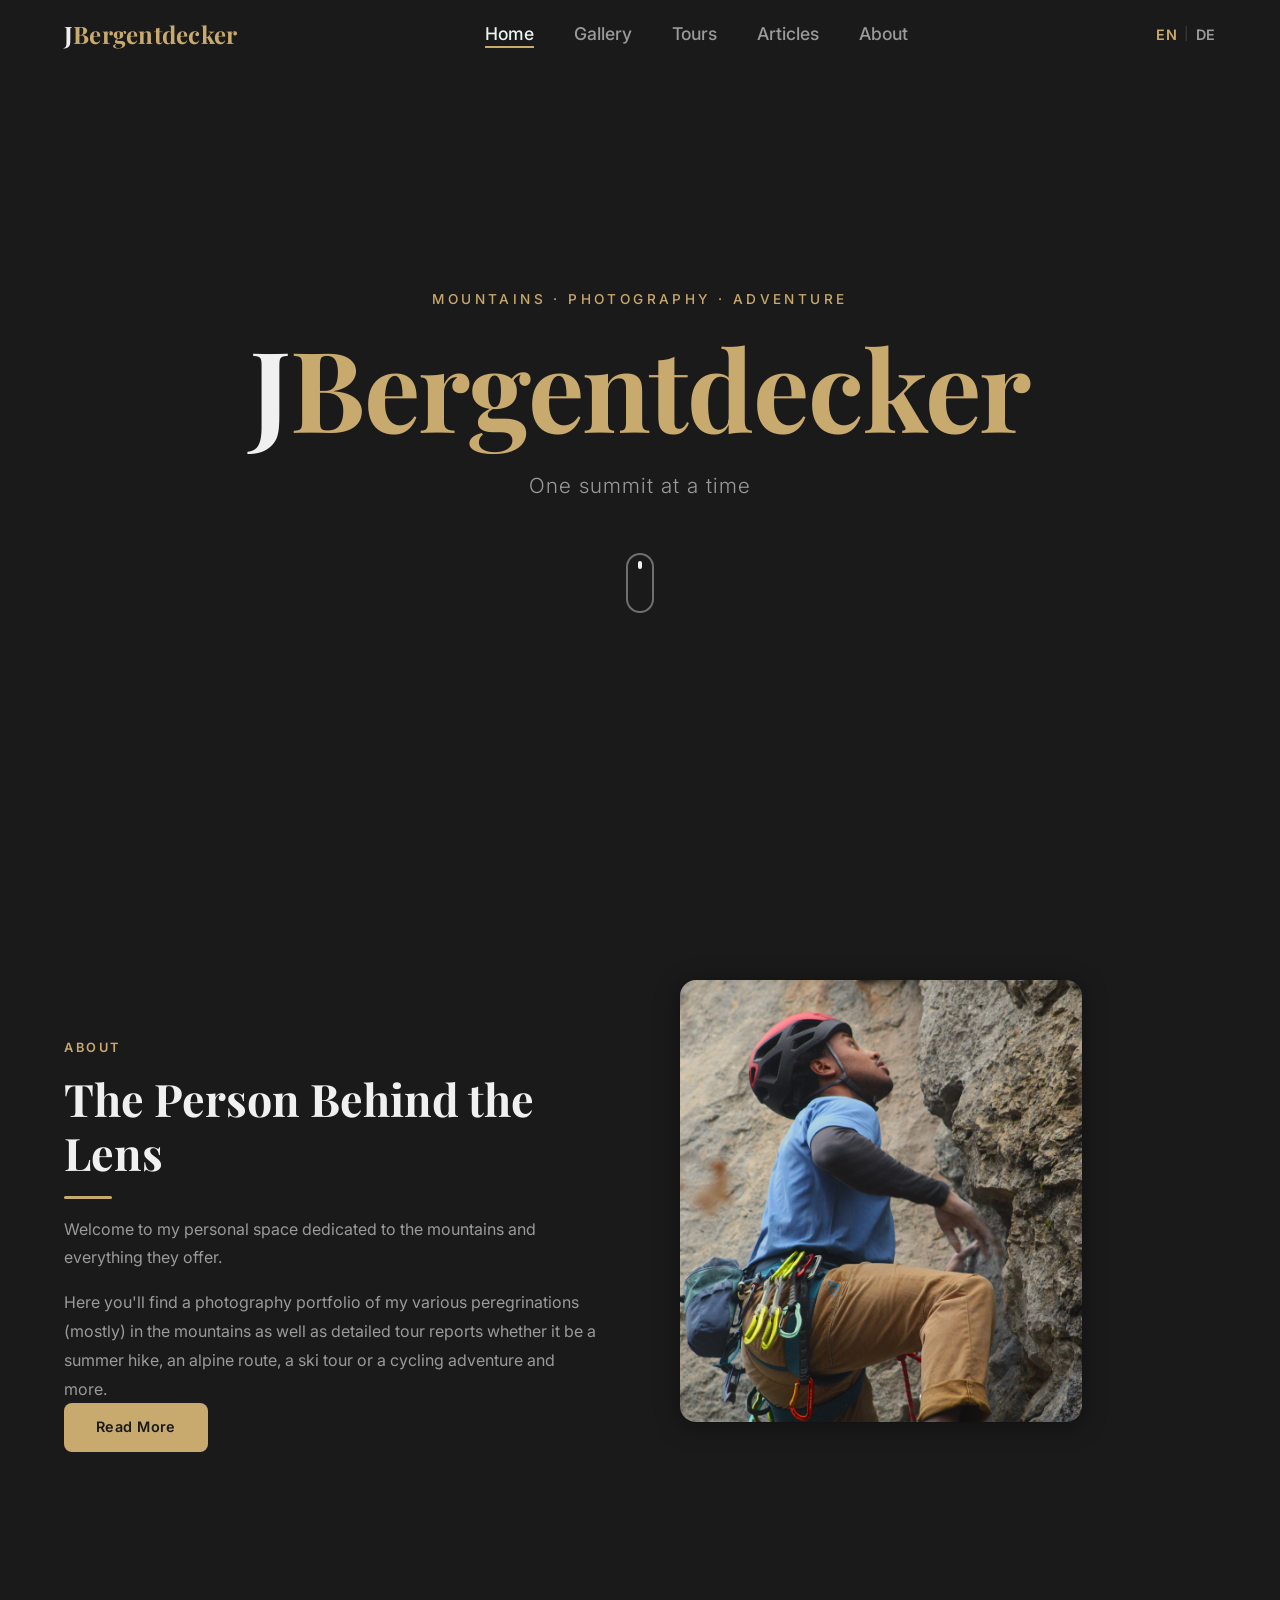
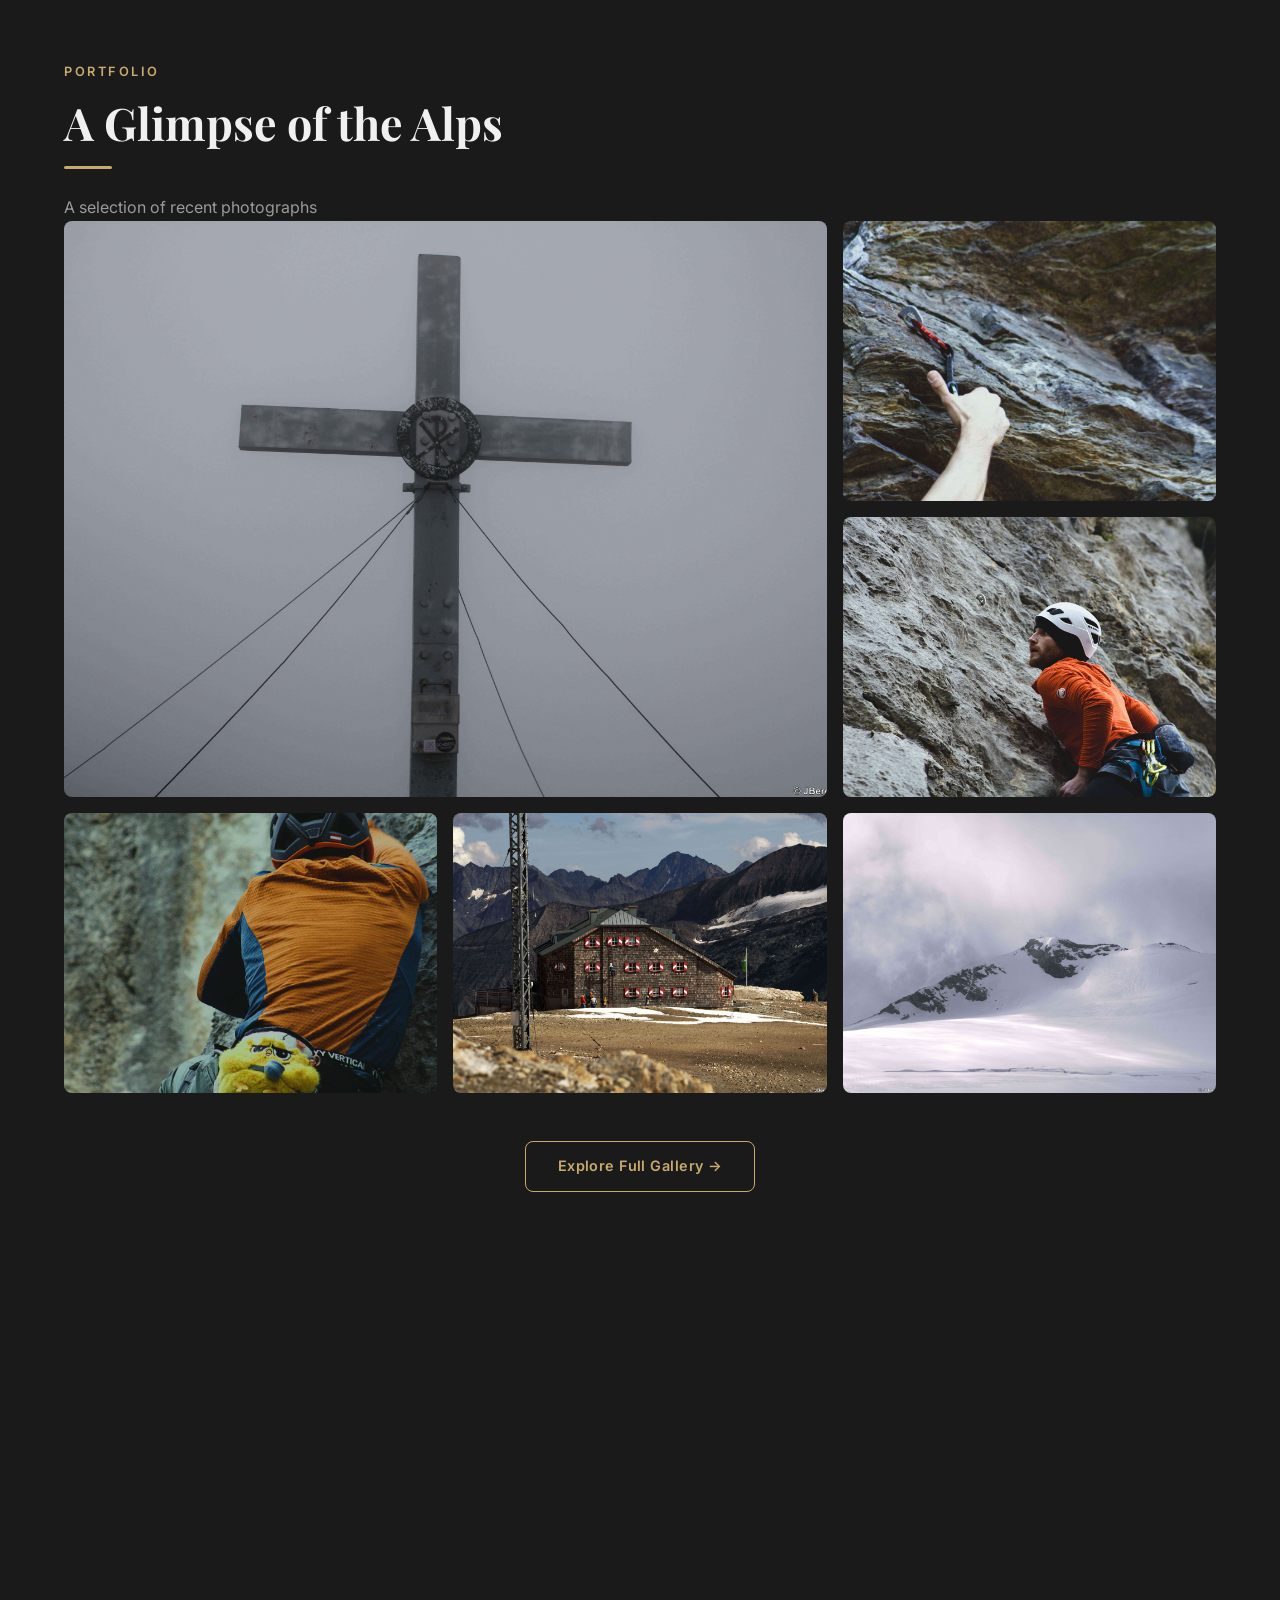
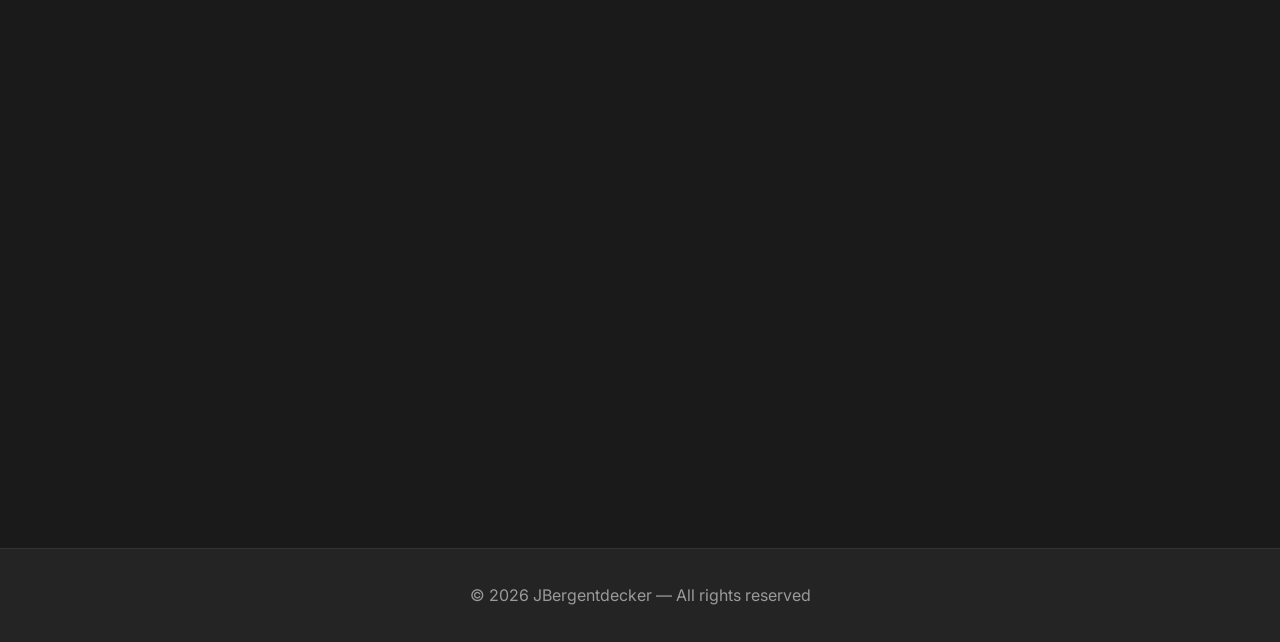
<file: index.html>
<!DOCTYPE html>
<html lang="en">

<head>
    <meta charset="UTF-8" />
    <meta name="viewport" content="width=device-width, initial-scale=1.0" />
    <meta name="description" content="JBergentdecker — Mountain photography portfolio and alpine tour reports" />
    <meta name="i18n-namespaces" content="ui,home,tours" />
    <meta name="locales-path" content="assets/locales" />
    <meta name="components-path" content="assets/components" />

    <link rel="icon" type="image/x-icon" href="/favicon.ico">

    <title>JBergentdecker</title>

    <!-- Fonts -->
    <link rel="preconnect" href="https://fonts.googleapis.com" />
    <link rel="preconnect" href="https://fonts.gstatic.com" crossorigin />
    <link
        href="https://fonts.googleapis.com/css2?family=Inter:wght@300;400;500;600&family=Playfair+Display:wght@400;600;700&display=swap"
        rel="stylesheet" />

    <!-- CSS -->
    <link rel="stylesheet" href="assets/css/style.css" />
    <link rel="stylesheet" href="assets/css/index.css" />
    <link rel="stylesheet" href="tours/css/tours.css" />
</head>

<body>

    <!-- NAVBAR -->
    <div id="navbar-placeholder"></div>

    <!-- ========== HERO ========== -->
    <section class="hero" id="hero">
        <div class="hero__bg">
            <!-- To be replace with a logo  -->
            <!-- <img src="assets/images/placeholder-hero.jpg" alt="Mountain landscape" id="heroImg" />
            <div class="hero__overlay"></div> -->
        </div>
        <div class="hero__content">
            <p class="hero__eyebrow" data-i18n="hero.eyebrow">Mountains · Photography · Adventure</p>
            <h1 class="hero__title">J<span>Bergentdecker</span></h1>
            <p class="hero__subtitle" data-i18n="hero.subtitle">
                Capturing the alpine world — one summit at a time
            </p>
            <a href="#about" class="hero__scroll" aria-label="Scroll down">
                <span></span>
            </a>
        </div>
    </section>

    <!-- ========== ABOUT ========== -->
    <section class="section about" id="about">
        <div class="container">
            <div class="about__grid">

                <div class="about__text">
                    <p class="about__label" data-i18n="about.label">About</p>
                    <h2 data-i18n="about.title">The Person Behind the Lens</h2>
                    <div class="divider" style="margin: 1rem 0;"></div>
                    <p data-i18n="about.p1">
                        Welcome to JBergentdecker — a personal space dedicated to the mountains
                        and everything they offer. Whether it's a summer hiking trail,
                        a technical alpine route, or a winter ski tour, each outing is
                        a story worth telling.
                    </p>
                    <p style="margin-top: 1rem;" data-i18n="about.p2">
                        Here you'll find a photography portfolio from my adventures across
                        the Alps and beyond, alongside detailed tour reports with maps,
                        stats and honest notes for fellow mountain enthusiasts.
                    </p>
                    <a href="pages/about.html" class="btn" data-i18n="about.readMore">Read More About Me</a>

                    <!-- Maybe add some stats regarding the number of photos, tours, etc. -->
                    <!--- <div class="about__stats">
                        <div class="about__stat">
                            <span class="about__stat-number">200</span>
                            <span class="about__stat-label" data-i18n="about.stat1">Photos</span>
                        </div>
                        <div class="about__stat">
                            <span class="about__stat-number">7</span>
                            <span class="about__stat-label" data-i18n="about.stat3">Tours</span>
                        </div>
                    </div> -->
                </div>

                <div class="about__images">
                    <div class="about__img-main">
                        <img src="assets/images/profile_1.JPG" alt="Profile picture" />
                    </div>
                </div>

            </div>
        </div>
    </section>

    <!-- ========== SHOWCASE GALLERY TEASER ========== -->
    <section class="section showcase" id="showcase">
        <div class="container">
            <div class="section-title">
                <p class="about__label" data-i18n="showcase.label">Portfolio</p>
                <h2 data-i18n="showcase.title">A Glimpse of the Alps</h2>
                <div class="divider"></div>
                <p data-i18n="showcase.subtitle">A selection of recent photographs</p>
            </div>

        <div class="showcase__grid">
            <!-- populated by showcase.js -->
        </div>

        <div class="section-cta">
            <a href="gallery/gallery.html" class="btn btn-outline" data-i18n="showcase.cta">
                Explore Full Gallery →
            </a>
        </div>

    </section>

    <!-- ========== FEATURED TOURS ========== -->
    <section class="section featured-tours" id="featured-tours">
        <div class="container">
            <div class="section-title">
                <p class="about__label" data-i18n="toursteaser.label">Adventures</p>
                <h2 data-i18n="toursteaser.title">Recent Tours</h2>
                <div class="divider"></div>
                <p data-i18n="toursteaser.subtitle">A selection of recent adventures</p>
            </div>

            <div class="tours-grid" id="featured-tours-grid">
                <!-- populated by featured-tours.js -->
            </div>

            <div class="section-cta">
                <a href="tours/tours.html" class="btn btn-outline" data-i18n="toursteaser.cta">
                    See All Tours →
                </a>
            </div>
        </div>
    </section>



    <!-- ========== FOOTER ========== -->
    <div id="footer-placeholder"></div>



    <!-- ========== SCRIPTS ========== -->
    <script src="assets/js/showcase.js"></script>
    <script src="assets/js/featured_tours.js"></script>
    <script src="assets/js/i18n.js"></script>
    <script src="assets/js/main.js"></script>

    <script src="/assets/js/footer.js"></script>
    <script src="assets/js/navbar.js"></script>

</body>

</html>
</file>
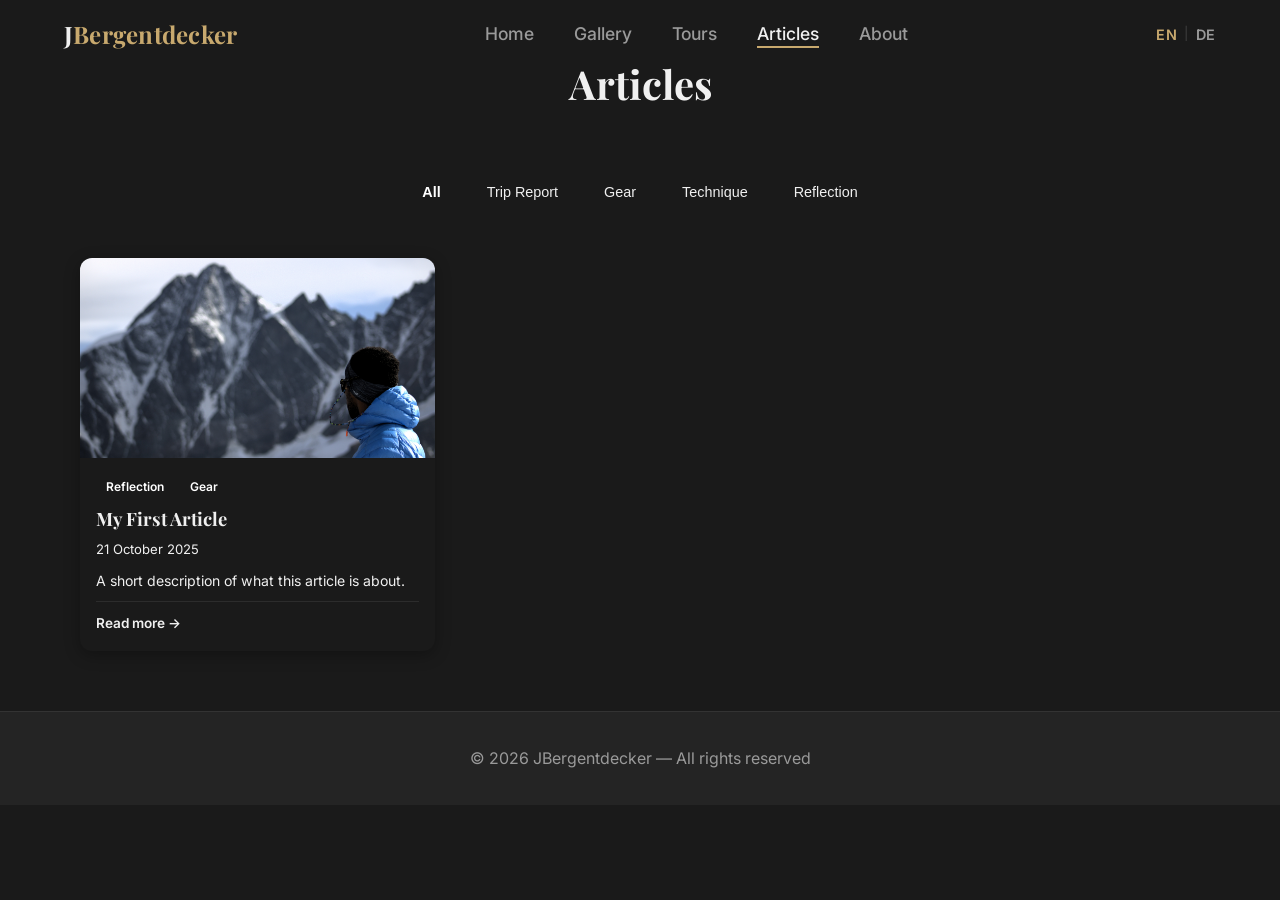
<file: articles/articles.html>
<!DOCTYPE html>
<html lang="en">

<head>
    <meta charset="UTF-8" />
    <meta name="viewport" content="width=device-width, initial-scale=1.0" />
    <meta name="i18n-namespaces" content="ui,articles" />
    <meta name="locales-path" content="../assets/locales" />
    <meta name="components-path" content="../assets/components" />

    <title>Articles</title>
    <link rel="stylesheet" href="../assets/css/style.css" />
    <link rel="stylesheet" href="css/articles.css" />
</head>

<body>

    <!-- Navigation (injected by navbar.js) -->
    <div id="navbar-placeholder"></div>

    <!-- Header -->
    <header class="articles-header">
        <h1 data-i18n="articles:header.title">Articles</h1>
    </header>

    <!-- Filter bar -->
    <section class="articles-filters">
        <button class="filter-btn active" data-filter="all">All</button>
        <button class="filter-btn" data-filter="trip-report">Trip Report</button>
        <button class="filter-btn" data-filter="gear">Gear</button>
        <button class="filter-btn" data-filter="technique">Technique</button>
        <button class="filter-btn" data-filter="reflection">Reflection</button>
    </section>

    <!-- Article cards (injected by articles.js) -->
    <main class="articles-grid" id="articles-grid"></main>

    <!-- Footer (injected by footer.js) -->
    <div id="footer-placeholder"></div>

    <script src="../assets/js/i18n.js"></script>
    <script src="../assets/js/main.js"></script>
    <script src="../assets/js/footer.js"></script>
    <script src="../assets/js/navbar.js"></script>
    <script src="js/articles.js"></script>

</body>

</html>
</file>
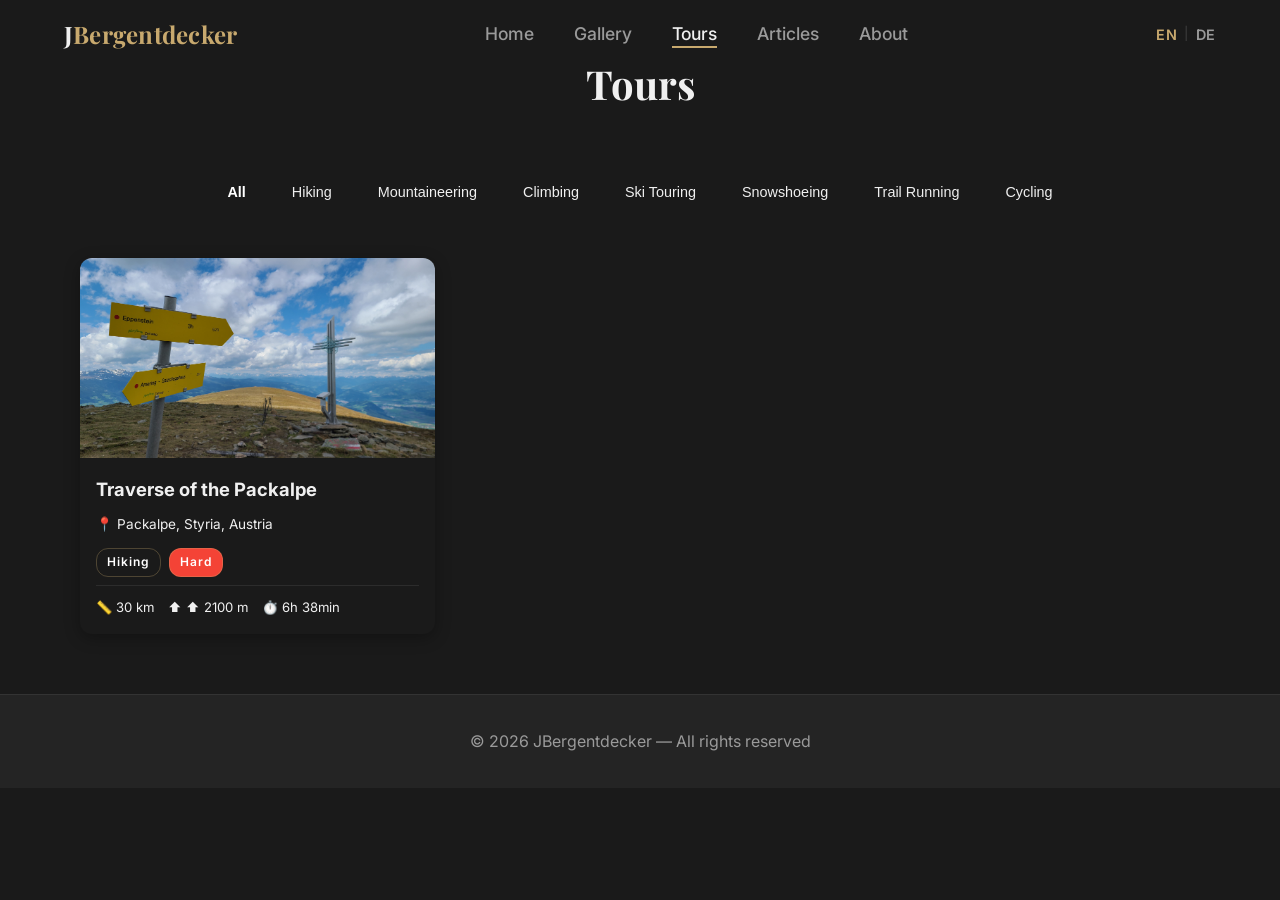
<file: tours/tours.html>
<!DOCTYPE html>
<html lang="en">

<head>
    <meta charset="UTF-8" />
    <meta name="viewport" content="width=device-width, initial-scale=1.0" />
    <meta name="i18n-namespaces" content="ui,tours" />
    <meta name="locales-path" content="../assets/locales" />
    <meta name="components-path" content="../assets/components" />

    
    <title>Tours</title>
    <link rel="stylesheet" href="../assets/css/style.css" />
    <link rel="stylesheet" href="css/tours.css" />
</head>

<body>

    <!-- ── Navigation (injected by navbar.js) ── -->
    <div id="navbar-placeholder"></div>

    <!-- Header -->
    <header class="tours-header">
        <h1 data-i18n="tours:header.title">Tours</h1>
        <!--<p data-i18n="tours:header.subtitle">Tours that I've done</p>-->
    </header>

    <!-- Filter bar -->
    <section class="tours-filters">
        <button class="filter-btn active" data-filter="all" data-i18n="tours:filters.all">All</button>
        <button class="filter-btn" data-filter="hiking" data-i18n="tours:filters.hiking">Hiking</button>
        <button class="filter-btn" data-filter="mountaineering"
            data-i18n="tours:filters.mountaineering">Mountaineering</button>
        <button class="filter-btn" data-filter="climbing" data-i18n="tours:filters.climbing">Climbing</button>
        <button class="filter-btn" data-filter="skitouring" data-i18n="tours:filters.skitouring">Ski Touring</button>
        <button class="filter-btn" data-filter="snowshoeing" data-i18n="tours:filters.snowshoeing">Snowshoeing</button>
        <button class="filter-btn" data-filter="trailrunning" data-i18n="tours:filters.trailrunning">Trail Running</button>
        <button class="filter-btn" data-filter="cycling" data-i18n="tours:filters.cycling">Cycling</button>
    </section>

    <!-- ── Tour cards (injected by tours.js) ── -->
    <main class="tours-grid" id="tours-grid"></main>

    <!-- ── Footer (injected by footer.js) ── -->
    <div id="footer-placeholder"></div>

    <script src="../assets/js/i18n.js"></script>
    <script src="../assets/js/main.js"></script>
    <script src="js/tours.js"></script>
    <script src="../assets/js/footer.js"></script>
    <script src="../assets/js/navbar.js"></script>

</body>

</html>
</file>
<file: assets/css/style.css>
/* ============================================
   style.css — JBergentdecker
   ============================================ */

/* ---------- Google Fonts ---------- */
@import url('https://fonts.googleapis.com/css2?family=Inter:wght@300;400;500;600&family=Playfair+Display:wght@400;600;700&display=swap');

/* ---------- Design Tokens ---------- */
:root {
    --bg: #1a1a1a;
    --surface: #242424;
    --surface-raised: #2e2e2e;
    --accent: #c8a96e;
    --accent-hover: #d9be8a;
    --text-primary: #f0f0f0;
    --text-secondary: #9a9a9a;
    --border: #333333;
    --radius: 8px;
    --radius-lg: 16px;
    --shadow: 0 4px 24px rgba(0, 0, 0, 0.4);
    --transition: 0.3s ease;
    --font-sans: 'Inter', sans-serif;
    --font-serif: 'Playfair Display', serif;
    --navbar-h: 68px;
}

/* ---------- Reset ---------- */
*,
*::before,
*::after {
    box-sizing: border-box;
    margin: 0;
    padding: 0;
}

html {
    scroll-behavior: smooth;
    font-size: 16px;
}

body {
    background-color: var(--bg);
    color: var(--text-primary);
    font-family: var(--font-sans);
    font-weight: 400;
    line-height: 1.7;
    -webkit-font-smoothing: antialiased;
}

img {
    display: block;
    max-width: 100%;
    height: auto;
}

a {
    color: inherit;
    text-decoration: none;
}

ul {
    list-style: none;
}

/* ---------- Typography ---------- */
h1,
h2,
h3,
h4 {
    font-family: var(--font-serif);
    font-weight: 700;
    line-height: 1.2;
    color: var(--text-primary);
}

h1 {
    font-size: clamp(2.2rem, 5vw, 4rem);
}

h2 {
    font-size: clamp(1.8rem, 3.5vw, 2.8rem);
}

h3 {
    font-size: clamp(1.3rem, 2.5vw, 1.8rem);
}

h4 {
    font-size: clamp(1rem, 2vw, 1.3rem);
}

p {
    color: var(--text-secondary);
    line-height: 1.8;
}

/* ---------- Utility ---------- */
.container {
    width: 100%;
    max-width: 1200px;
    margin: 0 auto;
    padding: 0 1.5rem;
}

.section {
    padding: 5rem 0;
}

.section-label {
    display: inline-block;
    font-size: 0.75rem;
    font-weight: 600;
    letter-spacing: 0.15em;
    text-transform: uppercase;
    color: var(--accent);
    margin-bottom: 0.75rem;
}

.section-header {
    max-width: 600px;
    margin-bottom: 3rem;
}

.section-header p {
    margin-top: 0.75rem;
    font-size: 1.05rem;
}

.section-cta {
    text-align: center;
    margin-top: 3rem;
}

.divider {
    width: 48px;
    height: 3px;
    background: var(--accent);
    border-radius: 2px;
    margin: 1rem 0 1.5rem;
}

/* ---------- Buttons ---------- */
.btn {
    display: inline-block;
    padding: 0.75rem 2rem;
    background: var(--accent);
    color: #1a1a1a;
    font-family: var(--font-sans);
    font-size: 0.9rem;
    font-weight: 600;
    border-radius: var(--radius);
    border: none;
    cursor: pointer;
    transition: background var(--transition), transform var(--transition);
    letter-spacing: 0.03em;
}

.btn:hover {
    background: var(--accent-hover);
    transform: translateY(-2px);
}

.btn-outline {
    display: inline-block;
    padding: 0.75rem 2rem;
    background: transparent;
    color: var(--accent);
    font-family: var(--font-sans);
    font-size: 0.9rem;
    font-weight: 600;
    border-radius: var(--radius);
    border: 1.5px solid var(--accent);
    cursor: pointer;
    transition: background var(--transition), color var(--transition), transform var(--transition);
    letter-spacing: 0.03em;
}

.btn-outline:hover {
    background: var(--accent);
    color: #1a1a1a;
    transform: translateY(-2px);
}

/* ---------- Badge ---------- */
.badge {
    display: inline-block;
    font-size: 0.72rem;
    font-weight: 600;
    letter-spacing: 0.08em;
    text-transform: uppercase;
    padding: 0.25rem 0.75rem;
    border-radius: 999px;
    background: rgba(200, 169, 110, 0.15);
    color: var(--accent);
    border: 1px solid rgba(200, 169, 110, 0.3);
}

/* ---------- Navbar ---------- */
.navbar {
    position: fixed;
    top: 0;
    left: 0;
    right: 0;
    z-index: 100;
    height: var(--navbar-h);
    background: transparent;
    transition: background var(--transition), box-shadow var(--transition);
}

.navbar.scrolled {
    background: rgba(26, 26, 26, 0.95);
    backdrop-filter: blur(12px);
    -webkit-backdrop-filter: blur(12px);
    box-shadow: 0 1px 0 var(--border);
}

.navbar__inner {
    display: flex;
    align-items: center;
    justify-content: space-between;
    height: 100%;
    max-width: 1200px;
    margin: 0 auto;
    padding: 0 1.5rem;
}

.navbar__logo {
    font-family: var(--font-serif);
    font-size: 1.5rem;
    font-weight: 700;
    color: var(--text-primary);
    letter-spacing: 0.01em;
}

.navbar__logo span {
    color: var(--accent);
}

.navbar__links {
    display: flex;
    gap: 2.5rem;
    align-items: center;
}

.navbar__links a {
    font-size: 1.1rem;
    font-weight: 500;
    color: var(--text-secondary);
    transition: color var(--transition);
    position: relative;
}

.navbar__links a::after {
    content: '';
    position: absolute;
    bottom: -4px;
    left: 0;
    width: 0;
    height: 2px;
    background: var(--accent);
    transition: width var(--transition);
}

.navbar__links a:hover,
.navbar__links a.active {
    color: var(--text-primary);
}

.navbar__links a:hover::after,
.navbar__links a.active::after {
    width: 100%;
}

.navbar__right {
    display: flex;
    align-items: center;
    gap: 1.5rem;
}

/* ---------- Language Switcher ---------- */
.lang-switcher {
    display: flex;
    align-items: center;
    gap: 0.4rem;
    font-size: 0.8rem;
    font-weight: 600;
}

.lang-switcher button {
    background: none;
    border: none;
    color: var(--text-secondary);
    cursor: pointer;
    font-family: var(--font-sans);
    font-size: 0.9rem;
    font-weight: 600;
    letter-spacing: 0.05em;
    padding: 0;
    transition: color var(--transition);
}

.lang-switcher button.active,
.lang-switcher button:hover {
    color: var(--accent);
}

.lang-switcher .separator {
    color: var(--border);
}

/* ---------- Hamburger ---------- */
.hamburger {
    display: none;
    flex-direction: column;
    justify-content: center;
    gap: 5px;
    background: none;
    border: none;
    cursor: pointer;
    padding: 4px;
}

.hamburger span {
    display: block;
    width: 24px;
    height: 2px;
    background: var(--text-primary);
    border-radius: 2px;
    transition: transform var(--transition), opacity var(--transition);
}

.hamburger.open span:nth-child(1) {
    transform: translateY(7px) rotate(45deg);
}

.hamburger.open span:nth-child(2) {
    opacity: 0;
}

.hamburger.open span:nth-child(3) {
    transform: translateY(-7px) rotate(-45deg);
}

/* ---------- Reveal on scroll ---------- */
.reveal {
    opacity: 0;
    transform: translateY(28px);
    transition: opacity 0.6s ease, transform 0.6s ease;
}

.reveal.revealed {
    opacity: 1;
    transform: translateY(0);
}

/* ---------- Footer ---------- */
.footer {
    background: var(--surface);
    border-top: 1px solid var(--border);
    padding: 2rem 0;
    text-align: center;
}

.footer p {
    font-size: 1rem;
    color: var(--text-secondary);
}

.footer a {
    color: var(--accent);
    transition: color var(--transition);
}

.footer a:hover {
    color: var(--accent-hover);
}

/* ---------- Scrollbar ---------- */
::-webkit-scrollbar {
    width: 8px;
}

::-webkit-scrollbar-track {
    background: var(--bg);
}

::-webkit-scrollbar-thumb {
    background: var(--border);
    border-radius: 4px;
}

::-webkit-scrollbar-thumb:hover {
    background: var(--text-secondary);
}

/* ---------- Selection ---------- */
::selection {
    background: var(--accent);
    color: #1a1a1a;
}

/* ============================================
   Animations
   ============================================ */
@keyframes kenburns {
    0% {
        transform: scale(1) translateX(0) translateY(0);
    }

    100% {
        transform: scale(1.08) translateX(-1%) translateY(-1%);
    }
}

@keyframes fadeUp {
    from {
        opacity: 0;
        transform: translateY(30px);
    }

    to {
        opacity: 1;
        transform: translateY(0);
    }
}

@keyframes scrollBounce {

    0%,
    100% {
        opacity: 1;
        transform: translateX(-50%) translateY(0);
    }

    50% {
        opacity: 0.3;
        transform: translateX(-50%) translateY(10px);
    }
}

/* ============================================
   Responsive
   ============================================ */
@media (max-width: 768px) {
    .hamburger {
        display: flex;
    }

    .navbar__links {
        display: none;
        flex-direction: column;
        gap: 0;
        position: absolute;
        top: var(--navbar-h);
        left: 0;
        right: 0;
        background: rgba(26, 26, 26, 0.98);
        backdrop-filter: blur(12px);
        border-top: 1px solid var(--border);
        padding: 1rem 0;
    }

    .navbar__links.open {
        display: flex;
    }

    .navbar__links a {
        padding: 0.85rem 1.5rem;
        font-size: 1rem;
        width: 100%;
    }

    .navbar__links a::after {
        display: none;
    }

    .section {
        padding: 3.5rem 0;
    }
}

/* ============================================
   About Page
   ============================================ */

/* — Hero — */
.about-hero {
    background: linear-gradient(rgba(0, 0, 0, 0.55), rgba(0, 0, 0, 0.55)),
        url('../images/gallery/ameringkogel-unter-alm.JPG') center/cover no-repeat;
    text-align: center;
    padding: 10rem 0 5rem;
}

.about-hero h1 {
    font-size: clamp(2.2rem, 5vw, 3.5rem);
    color: var(--text-primary);
}

/* — Grid — */
.about-grid {
    display: grid;
    grid-template-columns: 1fr 2fr;
    gap: 4rem;
    align-items: start;
}

/* — Photo — */
.about-photo img {
    width: 100%;
    border-radius: var(--radius-lg);
    box-shadow: var(--shadow);
}

/* — Text — */
.about-text h2 {
    font-size: clamp(1.6rem, 3vw, 2.2rem);
    color: var(--text-primary);
    margin-bottom: 1.5rem;
}

.about-text p {
    margin-bottom: 1rem;
    color: var(--text-secondary);
    line-height: 1.8;
}

/* — Contact card — */
.contact-card {
    display: flex;
    align-items: center;
    gap: 1rem;
    margin-top: 2rem;
    padding: 1rem 1.5rem;
    background: var(--surface);
    border: 1px solid var(--border);
    border-left: 3px solid var(--accent);
    border-radius: var(--radius);
}

.contact-label {
    font-size: 0.75rem;
    font-weight: 600;
    letter-spacing: 0.1em;
    text-transform: uppercase;
    color: var(--accent);
    white-space: nowrap;
}

.contact-email {
    font-size: 0.95rem;
    color: var(--text-primary);
    font-weight: 500;
    transition: color var(--transition);
}

.contact-email:hover {
    color: var(--accent);
}

/* — Responsive — */
@media (max-width: 768px) {
    .about-grid {
        grid-template-columns: 1fr;
        gap: 2rem;
    }

    .about-hero {
        padding: 8rem 0 3rem;
    }

    .contact-card {
        flex-direction: column;
        align-items: flex-start;
        gap: 0.5rem;
    }
}
</file>
<file: assets/css/index.css>
/* ============================================
   index.css — Landing page specific styles
   ============================================ */

/* ---------- Hero ---------- */
.hero {
    position: relative;
    width: 100%;
    height: 100vh;
    min-height: 600px;
    display: flex;
    align-items: center;
    justify-content: center;
    overflow: hidden;
}

.hero__bg {
    position: absolute;
    inset: 0;
    z-index: 0;
}

.hero__bg img {
    width: 100%;
    height: 100%;
    object-fit: cover;
    object-position: center;
    /* Subtle Ken Burns effect */
    animation: kenburns 20s ease-in-out infinite alternate;
}

.hero__overlay {
    position: absolute;
    inset: 0;
    background: linear-gradient(to bottom,
            rgba(26, 26, 26, 0.3) 0%,
            rgba(26, 26, 26, 0.5) 60%,
            rgba(26, 26, 26, 0.95) 100%);
}

.hero__content {
    position: relative;
    z-index: 1;
    text-align: center;
    padding: 0 1.5rem;
    animation: fadeUp 1.2s ease forwards;
}

.hero__eyebrow {
    font-size: 0.85rem;
    font-weight: 500;
    letter-spacing: 0.25em;
    text-transform: uppercase;
    color: var(--accent);
    margin-bottom: 1.2rem;
}

.hero__title {
    font-size: clamp(3rem, 9vw, 7rem);
    font-weight: 700;
    letter-spacing: -0.01em;
    color: var(--text-primary);
    line-height: 1;
    margin-bottom: 1.5rem;
}

.hero__title span {
    color: var(--accent);
}

.hero__subtitle {
    font-size: clamp(1rem, 2vw, 1.3rem);
    color: var(--text-secondary);
    font-weight: 300;
    letter-spacing: 0.05em;
    margin-bottom: 3rem;
}

/* Scroll indicator */
.hero__scroll {
    display: block;
    width: 28px;
    height: 60px;
    border: 2px solid rgba(240, 240, 240, 0.4);
    border-radius: 999px;
    margin: 0 auto;
    position: relative;
    transition: var(--transition);
}

.hero__scroll:hover {
    border-color: var(--accent);
}

.hero__scroll span {
    display: block;
    width: 4px;
    height: 8px;
    background: var(--text-primary);
    border-radius: 999px;
    position: absolute;
    top: 6px;
    left: 50%;
    transform: translateX(-50%);
    animation: scrollBounce 1.8s ease infinite;
}

/* ---------- About ---------- */
.about__grid {
    display: grid;
    grid-template-columns: 1fr 1fr;
    gap: 5rem;
    align-items: center;
}

.about__label {
    font-size: 0.8rem;
    font-weight: 600;
    letter-spacing: 0.2em;
    text-transform: uppercase;
    color: var(--accent);
    margin-bottom: 0.8rem;
}

.about__text p {
    margin-top: 0.5rem;
}

.about__stats {
    display: flex;
    gap: 2.5rem;
    margin-top: 2.5rem;
    padding-top: 2rem;
    border-top: 1px solid var(--border);
}

.about__stat {
    display: flex;
    flex-direction: column;
    gap: 0.3rem;
}

.about__stat-number {
    font-family: var(--font-title);
    font-size: 2.2rem;
    font-weight: 700;
    color: var(--text-primary);
    line-height: 1;
}

.about__stat-label {
    font-size: 0.8rem;
    letter-spacing: 0.1em;
    text-transform: uppercase;
    color: var(--text-secondary);
}

/* About images collage */
.about__images {
    position: relative;
    height: 520px;
}

.about__img-main {
    position: absolute;
    top: 0;
    left: 0;
    width: 75%;
    height: 85%;
    border-radius: var(--radius-lg);
    overflow: hidden;
    box-shadow: var(--shadow);
}

.about__img-main img {
    width: 100%;
    height: 100%;
    object-fit: cover;
}

.about__img-secondary {
    position: absolute;
    bottom: 0;
    right: 0;
    width: 55%;
    height: 50%;
    border-radius: var(--radius-lg);
    overflow: hidden;
    border: 4px solid var(--bg-primary);
    box-shadow: var(--shadow);
}

.about__img-secondary img {
    width: 100%;
    height: 100%;
    object-fit: cover;
}

/* ---------- Showcase ---------- */
.showcase {
    background: var(--bg-surface);
}

.showcase__grid {
    display: grid;
    grid-template-columns: repeat(3, 1fr);
    grid-template-rows: auto auto;
    gap: 1rem;
}

.showcase__item {
    position: relative;
    overflow: hidden;
    border-radius: var(--radius);
    aspect-ratio: 4/3;
    cursor: pointer;
}

.showcase__item--large {
    grid-column: span 2;
    grid-row: span 2;
    aspect-ratio: unset;
}

.showcase__item img {
    width: 100%;
    height: 100%;
    object-fit: cover;
    transition: transform 0.5s ease;
}

.showcase__item:hover img {
    transform: scale(1.06);
}

.showcase__item-overlay {
    position: absolute;
    bottom: 0;
    /* changed from inset: 0 */
    left: 0;
    right: 0;
    background: rgba(0, 0, 0, 0.55);
    display: flex;
    align-items: flex-end;
    transition: var(--transition);
    opacity: 0;
}

.showcase__item-overlay span {
    color: #fff;
    font-size: 0.82rem;
    font-weight: 500;
    padding: 0.6rem 0.75rem;
    opacity: 0;
    transform: translateY(4px);
    transition: var(--transition);
}

.showcase__item:hover .showcase__item-overlay {
    opacity: 1;
    background: rgba(0, 0, 0, 0.55);
    /* remove the old rule */
}

.showcase__item:hover .showcase__item-overlay span {
    opacity: 1;
    transform: translateY(0);
}

/* ---------- Tours Teaser ---------- */
.tours-teaser__grid {
    display: grid;
    grid-template-columns: repeat(3, 1fr);
    gap: 1.5rem;
}

.tour-card__img-wrap {
    position: relative;
    overflow: hidden;
}

.tour-card__badge {
    position: absolute;
    top: 1rem;
    left: 1rem;
    z-index: 1;
}

.tour-card__title {
    font-size: 1.05rem;
    margin-bottom: 0.5rem;
}

.tour-card__meta {
    display: flex;
    gap: 1rem;
    font-size: 0.82rem;
    color: var(--text-secondary);
    margin-bottom: 1rem;
}

.tour-card__stats {
    display: flex;
    gap: 1rem;
    padding-top: 1rem;
    border-top: 1px solid var(--border);
}

.tour-stat {
    display: flex;
    flex-direction: column;
    gap: 0.15rem;
}

.tour-stat__value {
    font-size: 1rem;
    font-weight: 600;
    color: var(--text-primary);
}

.tour-stat__label {
    font-size: 0.72rem;
    letter-spacing: 0.07em;
    text-transform: uppercase;
    color: var(--text-secondary);
}

/* ---------- Section CTA ---------- */
.section-cta {
    text-align: center;
    margin-top: 3rem;
}

/* ---------- Animations ---------- */
@keyframes kenburns {
    0% {
        transform: scale(1) translateX(0) translateY(0);
    }

    100% {
        transform: scale(1.08) translateX(-1%) translateY(-1%);
    }
}

@keyframes fadeUp {
    from {
        opacity: 0;
        transform: translateY(30px);
    }

    to {
        opacity: 1;
        transform: translateY(0);
    }
}

@keyframes scrollBounce {

    0%,
    100% {
        opacity: 1;
        transform: translateX(-50%) translateY(0);
    }

    50% {
        opacity: 0.3;
        transform: translateX(-50%) translateY(10px);
    }
}

/* ---------- Responsive ---------- */
@media (max-width: 1024px) {
    .about__grid {
        grid-template-columns: 1fr;
        gap: 3rem;
    }

    .about__images {
        height: 380px;
    }

    .tours-teaser__grid {
        grid-template-columns: repeat(2, 1fr);
    }
}

@media (max-width: 768px) {
    .showcase__grid {
        grid-template-columns: repeat(2, 1fr);
    }

    .showcase__item--large {
        grid-column: span 2;
        aspect-ratio: 16/9;
    }

    .tours-teaser__grid {
        grid-template-columns: 1fr;
    }

    .about__stats {
        gap: 1.5rem;
    }
}
</file>
<file: tours/css/tours.css>
/* ════════════════════════════════════════════════════
   TOURS PAGE  —  tours.css
   Depends on global variables in style.css
   ════════════════════════════════════════════════════ */

/* ─── PAGE HEADER ─────────────────────────────────── */
.tours-header {
    text-align: center;
    padding: 60px 20px 30px;
    background-color: var(--color-dark);
    color: var(--color-light);
}

.tours-header h1 {
    font-size: 2.5rem;
    margin-bottom: 8px;
}

.tours-header p {
    font-size: 1.1rem;
    opacity: 0.75;
}

/* ─── FILTER BAR ──────────────────────────────────── */
.tours-filters {
    display: flex;
    flex-wrap: wrap;
    gap: 10px;
    justify-content: center;
    padding: 30px 20px;
    background-color: var(--color-bg);
}

/* Base button */
.filter-btn {
    padding: 8px 18px;
    border: 2px solid var(--color-accent);
    border-radius: 25px;
    background: transparent;
    color: var(--color-accent);
    font-size: 0.9rem;
    cursor: pointer;
    transition: background 0.2s, color 0.2s, box-shadow 0.2s;
}

/* Hover — subtle preview */
.filter-btn:hover {
    background-color: rgba(var(--color-accent-rgb), 0.15);
}

/* Active — clearly selected filter */
.filter-btn.active {
    background-color: var(--color-accent);
    color: #fff;
    box-shadow: 0 0 0 3px rgba(var(--color-accent-rgb), 0.35);
    /* glow ring */
    font-weight: 700;
}


/* ─── CARD GRID ───────────────────────────────────── */
.tours-grid {
    display: grid;
    grid-template-columns: repeat(auto-fill, minmax(300px, 1fr));
    gap: 28px;
    padding: 20px 40px 60px;
    max-width: 1200px;
    margin: 0 auto;
}


/* ─── TOUR CARD ───────────────────────────────────── */
.tour-card {
    background-color: var(--color-card);
    border-radius: 12px;
    overflow: hidden;
    box-shadow: 0 4px 16px rgba(0, 0, 0, 0.3);
    transition: transform 0.2s, box-shadow 0.2s;
    cursor: pointer;
    text-decoration: none;
    color: inherit;
    display: flex;
    flex-direction: column;
}

.tour-card:hover {
    transform: translateY(-5px);
    box-shadow: 0 8px 24px rgba(0, 0, 0, 0.45);
}

/* Card thumbnail */
.tour-card-image {
    width: 100%;
    height: 200px;
    object-fit: cover;
}

/* Card text area */
.tour-card-body {
    padding: 16px;
    flex: 1;
    display: flex;
    flex-direction: column;
    gap: 8px;
}

.tour-card-title {
    font-size: 1.15rem;
    font-weight: 700;
    color: var(--color-light);
}

.tour-card-location {
    font-size: 0.85rem;
    color: var(--color-muted);
}


/* ─── BADGES ──────────────────────────────────────── */
.tour-card-badges {
    display: flex;
    gap: 8px;
    flex-wrap: wrap;
    margin-top: 4px;
}

.badge {
    padding: 3px 10px;
    border-radius: 12px;
    font-size: 0.75rem;
    font-weight: 600;
    text-transform: capitalize;
}

/* Colour per badge type — add more as needed */
.badge-activity {
    background-color: var(--color-accent);
    color: #fff;
}

.badge-easy {
    background-color: #4caf50;
    color: #fff;
}

.badge-moderate {
    background-color: #ff9800;
    color: #fff;
}

.badge-hard {
    background-color: #f44336;
    color: #fff;
}


/* ─── CARD STATS (bottom row) ─────────────────────── */
.tour-card-stats {
    display: flex;
    gap: 14px;
    font-size: 0.82rem;
    color: var(--color-muted);
    margin-top: auto;
    /* pushes stats to card bottom */
    padding-top: 10px;
    border-top: 1px solid rgba(255, 255, 255, 0.08);
    flex-wrap: wrap;
}

/* Emoji icons via pseudo-elements */
.stat-distance ::before {
    content: "📏";
    margin-right: 4px;
}

.stat-elevation::before {
    content: "⬆️";
    margin-right: 4px;
}

.stat-duration ::before {
    content: "⏱️";
    margin-right: 4px;
}
</file>
<file: articles/css/articles.css>
/* ════════════════════════════════════════════════════
   ARTICLES PAGE  —  articles.css
   ════════════════════════════════════════════════════ */

/* ─── PAGE HEADER ─────────────────────────────────── */
.articles-header {
    text-align: center;
    padding: 60px 20px 30px;
    background-color: var(--color-dark);
    color: var(--color-light);
}

.articles-header h1 {
    font-size: 2.5rem;
    margin-bottom: 8px;
}

/* ─── FILTER BAR ──────────────────────────────────── */
.articles-filters {
    display: flex;
    flex-wrap: wrap;
    gap: 10px;
    justify-content: center;
    padding: 30px 20px;
    background-color: var(--color-bg);
}

.filter-btn {
    padding: 8px 18px;
    border: 2px solid var(--color-accent);
    border-radius: 25px;
    background: transparent;
    color: var(--color-accent);
    font-size: 0.9rem;
    cursor: pointer;
    transition: background 0.2s, color 0.2s, box-shadow 0.2s;
}

.filter-btn:hover {
    background-color: rgba(var(--color-accent-rgb), 0.15);
}

.filter-btn.active {
    background-color: var(--color-accent);
    color: #fff;
    box-shadow: 0 0 0 3px rgba(var(--color-accent-rgb), 0.35);
    font-weight: 700;
}

/* ─── CARD GRID ───────────────────────────────────── */
.articles-grid {
    display: grid;
    grid-template-columns: repeat(auto-fill, minmax(300px, 1fr));
    gap: 28px;
    padding: 20px 40px 60px;
    max-width: 1200px;
    margin: 0 auto;
}

/* ─── ARTICLE CARD ────────────────────────────────── */
.article-card {
    background-color: var(--color-card);
    border-radius: 12px;
    overflow: hidden;
    box-shadow: 0 4px 16px rgba(0, 0, 0, 0.3);
    transition: transform 0.2s, box-shadow 0.2s;
    display: flex;
    flex-direction: column;
}

.article-card:hover {
    transform: translateY(-5px);
    box-shadow: 0 8px 24px rgba(0, 0, 0, 0.45);
}

.article-cover {
    width: 100%;
    height: 200px;
    object-fit: cover;
    display: block;
}

.article-card-body {
    padding: 16px;
    flex: 1;
    display: flex;
    flex-direction: column;
    gap: 8px;
}

.article-card-title {
    font-size: 1.15rem;
    font-weight: 700;
    color: var(--color-light);
    margin: 0;
}

.article-card-title a {
    color: var(--color-light);
    text-decoration: none;
}

.article-card-title a:hover {
    color: var(--color-accent);
}

/* ─── TAGS ────────────────────────────────────────── */
.article-tags {
    display: flex;
    flex-wrap: wrap;
    gap: 6px;
}

.article-tag {
    padding: 3px 10px;
    border-radius: 12px;
    font-size: 0.75rem;
    font-weight: 600;
    text-transform: capitalize;
    background-color: var(--color-accent);
    color: #fff;
}

/* ─── DATE & EXCERPT ──────────────────────────────── */
.article-date {
    font-size: 0.82rem;
    color: var(--color-muted);
    margin: 0;
}

.article-excerpt {
    font-size: 0.88rem;
    color: var(--color-muted);
    line-height: 1.6;
    flex: 1;
    margin: 0;
}

/* ─── READ MORE ───────────────────────────────────── */
.article-read-more {
    font-size: 0.85rem;
    font-weight: 600;
    color: var(--color-accent);
    text-decoration: none;
    margin-top: auto;
    padding-top: 10px;
    border-top: 1px solid rgba(255, 255, 255, 0.08);
}

.article-read-more:hover {
    text-decoration: underline;
}

/* ─── RESPONSIVE ──────────────────────────────────── */
@media (max-width: 600px) {
    .articles-grid {
        grid-template-columns: 1fr;
        padding: 20px;
    }
}
</file>
